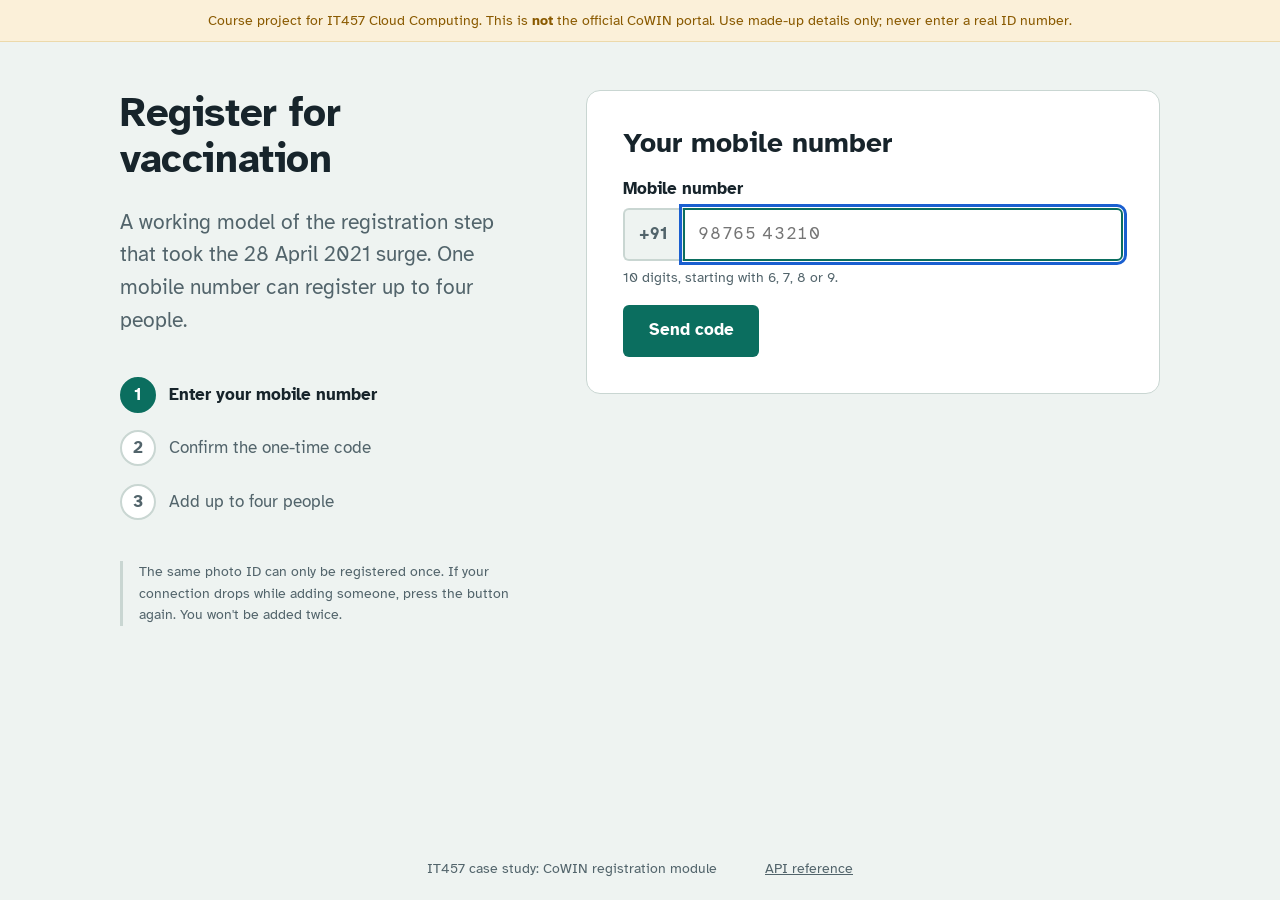
<file: web/index.html>
<!doctype html>
<html lang="en">
<head>
  <meta charset="utf-8">
  <meta name="viewport" content="width=device-width, initial-scale=1">
  <title>Vaccination registration · IT457 CoWIN case study</title>
  <meta name="description" content="Course project: a scaled-down model of CoWIN's registration module. Not the official CoWIN platform.">
  <link rel="icon" href="data:image/svg+xml,%3Csvg xmlns='http://www.w3.org/2000/svg' viewBox='0 0 32 32'%3E%3Crect width='32' height='32' rx='7' fill='%230b6e5f'/%3E%3Cpath d='M9 16.5l4.5 4.5L23 11.5' stroke='white' stroke-width='3.2' fill='none' stroke-linecap='round' stroke-linejoin='round'/%3E%3C/svg%3E">
  <link rel="preconnect" href="https://fonts.googleapis.com">
  <link rel="preconnect" href="https://fonts.gstatic.com" crossorigin>
  <link href="https://fonts.googleapis.com/css2?family=Atkinson+Hyperlegible:wght@400;700&display=swap" rel="stylesheet">
  <link rel="stylesheet" href="styles.css">
  <script src="config.js"></script>
  <script src="app.js" defer></script>
</head>
<body>
  <p class="notice" role="note">
    Course project for IT457 Cloud Computing. This is <strong>not</strong> the official CoWIN portal.
    Use made-up details only; never enter a real ID number.
  </p>

  <div class="shell">
    <aside class="intro">
      <h1>Register for vaccination</h1>
      <p class="lede">A working model of the registration step that took the 28 April 2021 surge.
        One mobile number can register up to four people.</p>
      <ol class="steps" aria-label="How registration works">
        <li data-step="mobile">Enter your mobile number</li>
        <li data-step="otp">Confirm the one-time code</li>
        <li data-step="home">Add up to four people</li>
      </ol>
      <p class="rules">The same photo ID can only be registered once. If your connection drops while
        adding someone, press the button again. You won't be added twice.</p>
    </aside>

    <main class="panel" aria-live="polite">
      <!-- 1. Mobile number -->
      <section id="view-mobile" class="view" hidden>
        <h2>Your mobile number</h2>
        <form id="form-mobile" novalidate>
          <label for="mobile">Mobile number</label>
          <div class="prefixed">
            <span aria-hidden="true">+91</span>
            <input id="mobile" name="mobile" inputmode="numeric" autocomplete="tel-national"
                   maxlength="10" placeholder="98765 43210" required
                   aria-describedby="mobile-help mobile-error">
          </div>
          <p id="mobile-help" class="help">10 digits, starting with 6, 7, 8 or 9.</p>
          <p id="mobile-error" class="error" hidden></p>
          <button type="submit" class="primary">Send code</button>
        </form>
      </section>

      <!-- 2. OTP -->
      <section id="view-otp" class="view" hidden>
        <h2>Enter the code</h2>
        <p>Sent to <strong id="otp-mobile"></strong>.
          <button type="button" class="link" id="change-mobile">Change number</button></p>
        <div id="demo-otp" class="demo-code" hidden>
          <p>No text message is sent in this demo. Your code is</p>
          <output id="demo-otp-value"></output>
        </div>
        <form id="form-otp" novalidate>
          <label for="otp">One-time code</label>
          <input id="otp" name="otp" class="otp" inputmode="numeric" autocomplete="one-time-code"
                 maxlength="8" required aria-describedby="otp-error otp-timer">
          <p id="otp-timer" class="help"></p>
          <p id="otp-error" class="error" hidden></p>
          <button type="submit" class="primary">Confirm code</button>
          <button type="button" class="link" id="resend-otp">Send a new code</button>
        </form>
      </section>

      <!-- 3. Household -->
      <section id="view-home" class="view" hidden>
        <div class="home-head">
          <h2>People registered under <span id="home-mobile"></span></h2>
          <button type="button" class="link" id="sign-out">Sign out</button>
        </div>

        <ol id="slots" class="slots" aria-label="Registration slots for this mobile number"></ol>
        <p id="slots-caption" class="help"></p>

        <form id="form-person" novalidate>
          <h3>Add a person</h3>
          <div class="grid">
            <div class="field wide">
              <label for="full_name">Full name, as on the photo ID</label>
              <input id="full_name" name="full_name" maxlength="100" autocomplete="name" required>
            </div>
            <div class="field">
              <label for="birth_year">Year of birth</label>
              <input id="birth_year" name="birth_year" inputmode="numeric" maxlength="4" placeholder="1985" required>
            </div>
            <fieldset class="field">
              <legend>Gender</legend>
              <div class="choices">
                <label><input type="radio" name="gender" value="FEMALE" required> Female</label>
                <label><input type="radio" name="gender" value="MALE"> Male</label>
                <label><input type="radio" name="gender" value="OTHER"> Other</label>
              </div>
            </fieldset>
            <div class="field">
              <label for="photo_id_type">Photo ID</label>
              <select id="photo_id_type" name="photo_id_type" required>
                <option value="">Choose one</option>
                <option value="AADHAAR">Aadhaar card</option>
                <option value="DRIVING_LICENSE">Driving licence</option>
                <option value="PAN">PAN card</option>
                <option value="PASSPORT">Passport</option>
                <option value="PENSION_PASSBOOK">Pension passbook</option>
                <option value="NPR_SMART_CARD">NPR smart card</option>
                <option value="VOTER_ID">Voter ID (EPIC)</option>
                <option value="UDID">Unique disability ID (UDID)</option>
                <option value="RATION_CARD">Ration card with photo</option>
              </select>
            </div>
            <div class="field">
              <label for="photo_id_number">ID number</label>
              <input id="photo_id_number" name="photo_id_number" maxlength="40" autocomplete="off"
                     spellcheck="false" placeholder="Made-up, e.g. TEST1234" required>
            </div>
          </div>
          <p id="person-error" class="error" hidden></p>
          <button type="submit" class="primary" id="add-person">Add person</button>
        </form>
        <p id="full-note" class="full-note" hidden>All four slots are used. A mobile number can register at most four people.</p>
      </section>

      <p id="toast" class="toast" role="status" hidden></p>
    </main>
  </div>

  <footer class="foot">
    <span>IT457 case study: CoWIN registration module</span>
    <span id="served-by"></span>
    <a href="/docs">API reference</a>
  </footer>
</body>
</html>
</file>
<file: web/styles.css>
/* Palette: cool clinical tones; colour carries state, not decoration. */
:root {
  --bg: #eef3f1;          /* pale mint-grey, like a clinic wall */
  --surface: #ffffff;
  --ink: #17242b;
  --muted: #52646b;
  --line: #c9d6d2;
  --teal: #0b6e5f;        /* actions, filled slots */
  --teal-deep: #08564a;
  --teal-wash: #dcefe9;
  --amber: #8a5a00;
  --amber-wash: #fbf0d9;
  --red: #b42318;
  --red-wash: #fdecea;
  --focus: #1a5fd0;

  --font: "Atkinson Hyperlegible", "Segoe UI", system-ui, sans-serif;
  --step--1: 0.875rem;
  --step-0: 1.0625rem;
  --step-1: 1.3125rem;
  --step-2: 1.75rem;
  --step-3: 2.5rem;
  --radius-s: 6px;
  --radius-l: 14px;
}

* { box-sizing: border-box; }
html { font-family: var(--font); font-size: 100%; color: var(--ink); background: var(--bg); }
body { margin: 0; font-size: var(--step-0); line-height: 1.55; min-height: 100vh; display: flex; flex-direction: column; }
h1, h2, h3 { line-height: 1.15; margin: 0 0 0.6em; }
h1 { font-size: var(--step-3); letter-spacing: -0.01em; }
h2 { font-size: var(--step-2); }
h3 { font-size: var(--step-1); }
p { margin: 0 0 1em; max-width: 62ch; }
[hidden] { display: none !important; }

.notice {
  margin: 0; max-width: none; padding: 0.6rem 1.25rem;
  background: var(--amber-wash); color: var(--amber); border-bottom: 1px solid #ecd9ab;
  font-size: var(--step--1); text-align: center;
}

.shell {
  flex: 1; width: 100%; max-width: 1080px; margin: 0 auto; padding: 3rem 1.25rem;
  display: grid; grid-template-columns: minmax(0, 5fr) minmax(0, 7fr); gap: 3.5rem; align-items: start;
}

/* Left column: context and the 3-step sequence */
.lede { font-size: var(--step-1); color: var(--muted); }
.steps { list-style: none; padding: 0; margin: 2rem 0; counter-reset: s; }
.steps li {
  counter-increment: s; display: flex; gap: 0.8rem; align-items: center;
  padding: 0.55rem 0; color: var(--muted);
}
.steps li::before {
  content: counter(s); flex: none; width: 2rem; height: 2rem; border-radius: 50%;
  display: grid; place-items: center; font-weight: 700;
  border: 2px solid var(--line); background: var(--surface);
}
.steps li.done { color: var(--ink); }
.steps li.done::before { content: "✓"; background: var(--teal-wash); border-color: var(--teal); color: var(--teal); }
.steps li.current { color: var(--ink); font-weight: 700; }
.steps li.current::before { background: var(--teal); border-color: var(--teal); color: #fff; }
.rules { font-size: var(--step--1); color: var(--muted); border-left: 3px solid var(--line); padding-left: 1rem; }

/* Right column: the active step */
.panel {
  background: var(--surface); border: 1px solid var(--line); border-radius: var(--radius-l);
  padding: 2.25rem; position: relative;
}

label, legend { display: block; font-weight: 700; margin-bottom: 0.35rem; }
input, select {
  font: inherit; color: inherit; width: 100%; padding: 0.7rem 0.85rem;
  border: 2px solid var(--line); border-radius: var(--radius-s); background: #fff;
}
input:focus, select:focus { border-color: var(--teal); outline: none; }
input[aria-invalid="true"] { border-color: var(--red); }
:focus-visible { outline: 3px solid var(--focus); outline-offset: 2px; }
input:focus-visible, select:focus-visible { outline: 3px solid var(--focus); outline-offset: 1px; }

.prefixed { display: flex; }
.prefixed span {
  display: grid; place-items: center; padding: 0 0.9rem; font-weight: 700; color: var(--muted);
  border: 2px solid var(--line); border-right: 0; border-radius: var(--radius-s) 0 0 var(--radius-s); background: var(--bg);
}
.prefixed input { border-radius: 0 var(--radius-s) var(--radius-s) 0; font-variant-numeric: tabular-nums; letter-spacing: 0.04em; }
.otp { font-size: var(--step-2); letter-spacing: 0.35em; font-variant-numeric: tabular-nums; max-width: 14rem; }

.help { color: var(--muted); font-size: var(--step--1); margin: 0.4rem 0 1rem; }
.error {
  color: var(--red); background: var(--red-wash); border-radius: var(--radius-s);
  padding: 0.6rem 0.8rem; font-size: var(--step--1); margin: 0.4rem 0 1rem;
}

button { font: inherit; cursor: pointer; }
.primary {
  display: inline-block; padding: 0.8rem 1.6rem; border: 0; border-radius: var(--radius-s);
  background: var(--teal); color: #fff; font-weight: 700; margin-right: 1rem;
}
.primary:hover { background: var(--teal-deep); }
.primary:disabled { background: var(--muted); cursor: progress; }
.link {
  background: none; border: 0; padding: 0; color: var(--teal); font-weight: 700;
  text-decoration: underline; text-underline-offset: 3px;
}

.demo-code {
  background: var(--teal-wash); border-radius: var(--radius-s); padding: 0.9rem 1.1rem; margin-bottom: 1.5rem;
}
.demo-code p { margin: 0; font-size: var(--step--1); }
.demo-code output { font-size: var(--step-2); font-weight: 700; letter-spacing: 0.3em; font-variant-numeric: tabular-nums; }

/* Household: the four slots are the one bold element on the page */
.home-head { display: flex; justify-content: space-between; align-items: baseline; gap: 1rem; flex-wrap: wrap; }
.home-head h2 { font-size: var(--step-1); }
.home-head h2 span { font-variant-numeric: tabular-nums; }

.slots { list-style: none; padding: 0; margin: 1.25rem 0 0.25rem; display: grid; grid-template-columns: repeat(4, 1fr); gap: 0.6rem; }
.slot {
  min-height: 7.5rem; border-radius: var(--radius-s); padding: 0.75rem;
  border: 2px dashed var(--line); color: var(--muted); font-size: var(--step--1);
  display: flex; flex-direction: column; justify-content: space-between;
}
.slot.filled { border: 2px solid var(--teal); background: var(--teal-wash); color: var(--ink); }
.slot .who { font-weight: 700; font-size: var(--step-0); line-height: 1.25; overflow-wrap: anywhere; }
.slot .meta { color: var(--muted); }
.slot .idno { font-variant-numeric: tabular-nums; letter-spacing: 0.04em; overflow-wrap: anywhere; }
.slot.fresh { animation: settle 0.6s ease-out; }
@keyframes settle { from { background: #b9e2d6; transform: scale(0.97); } to { background: var(--teal-wash); transform: none; } }

#form-person { border-top: 1px solid var(--line); margin-top: 1.5rem; padding-top: 1.5rem; }
.grid { display: grid; grid-template-columns: 1fr 1fr; gap: 1rem 1.25rem; margin-bottom: 1rem; }
.field { margin: 0; min-width: 0; }
.field.wide { grid-column: 1 / -1; }
fieldset { border: 0; padding: 0; }
.choices { display: flex; gap: 1.1rem; flex-wrap: wrap; padding-top: 0.45rem; }
.choices label { font-weight: 400; display: flex; gap: 0.4rem; align-items: center; margin: 0; }
.choices input { width: 1.15rem; height: 1.15rem; accent-color: var(--teal); }
.full-note { margin-top: 1.5rem; color: var(--amber); background: var(--amber-wash); padding: 0.8rem 1rem; border-radius: var(--radius-s); }

.toast {
  position: absolute; left: 2.25rem; right: 2.25rem; bottom: -1.25rem; transform: translateY(100%);
  margin: 0; max-width: none; padding: 0.75rem 1rem; border-radius: var(--radius-s);
  background: var(--ink); color: #fff; font-size: var(--step--1);
}

.foot {
  display: flex; gap: 1.5rem; flex-wrap: wrap; justify-content: center;
  padding: 1.25rem; font-size: var(--step--1); color: var(--muted);
}
.foot a { color: inherit; }

@media (max-width: 820px) {
  .shell { grid-template-columns: 1fr; gap: 1.5rem; padding: 1.5rem 1rem 4rem; }
  h1 { font-size: var(--step-2); }
  .steps { margin: 1rem 0; }
  .rules { display: none; }
  .panel { padding: 1.5rem 1.25rem; }
  .slots { grid-template-columns: repeat(2, 1fr); }
  .grid { grid-template-columns: 1fr; }
  .toast { left: 1.25rem; right: 1.25rem; }
}

@media (prefers-reduced-motion: reduce) {
  .slot.fresh { animation: none; }
}
</file>
